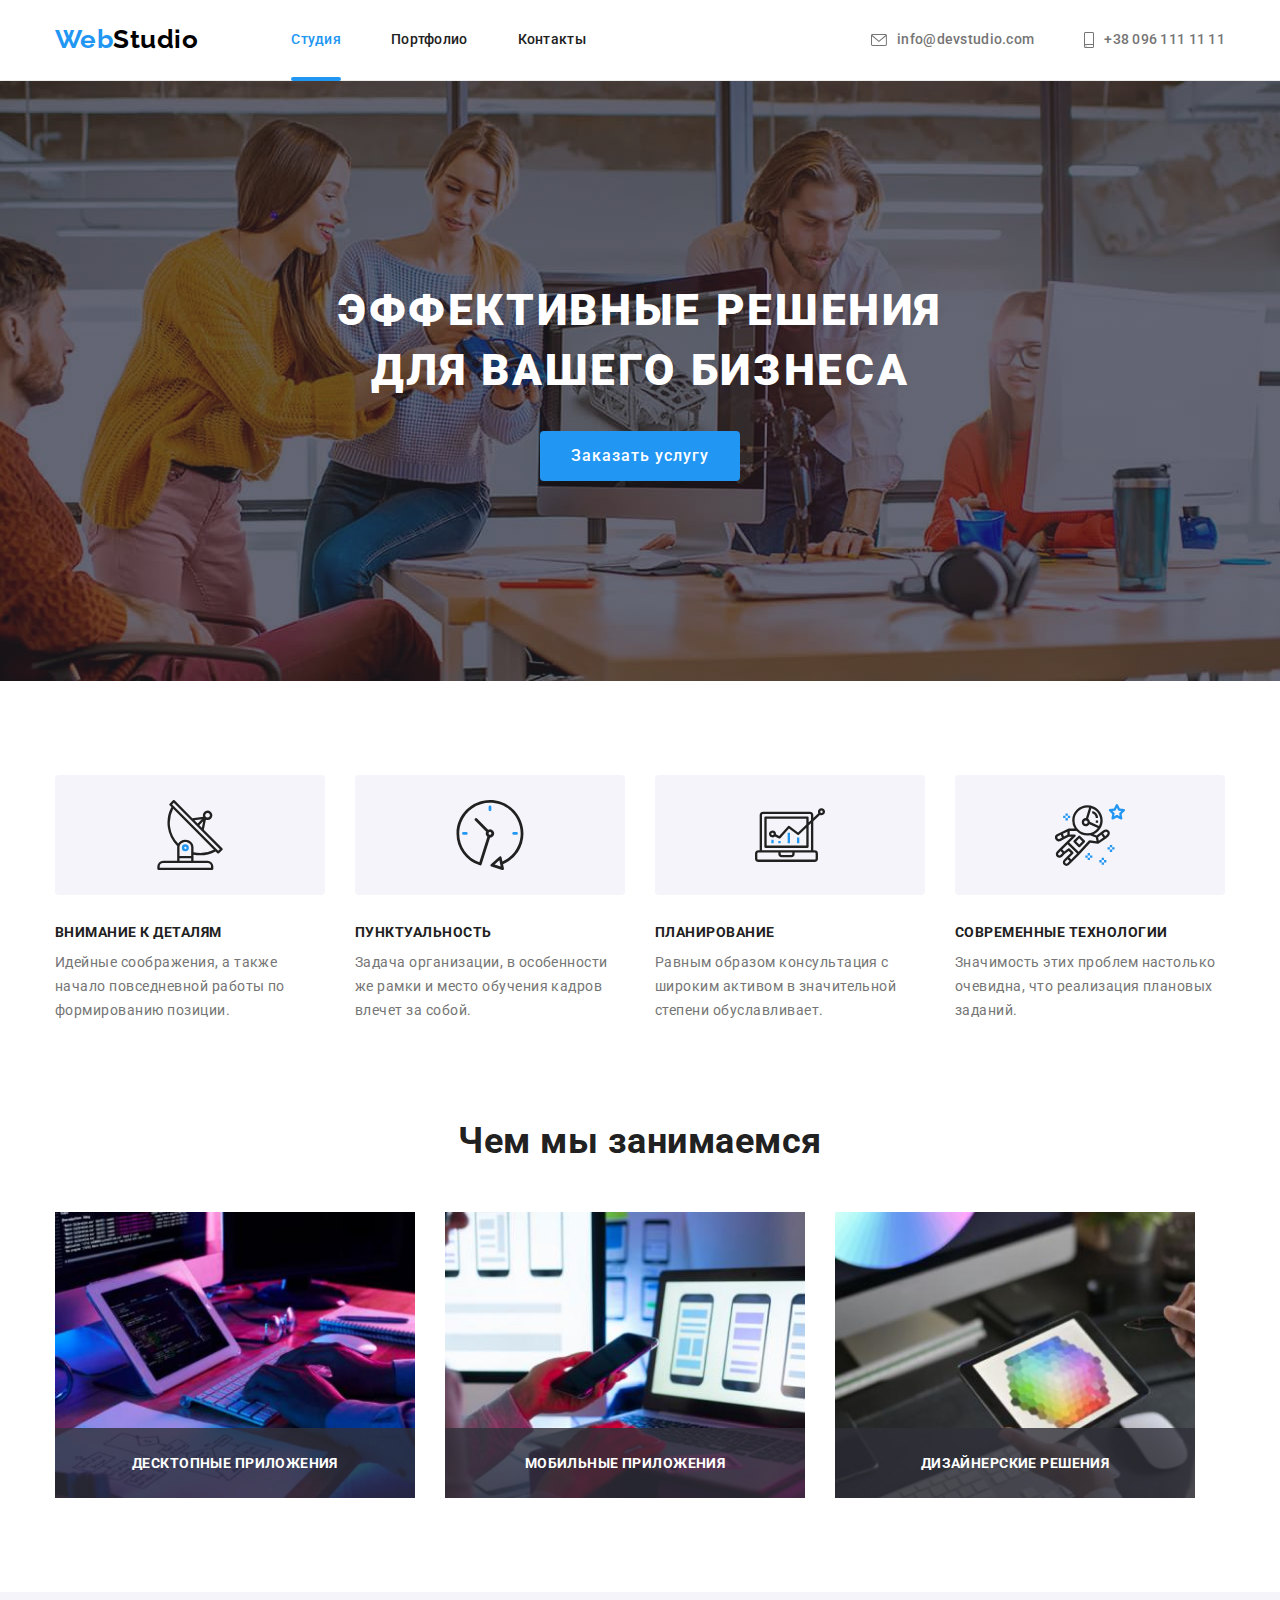
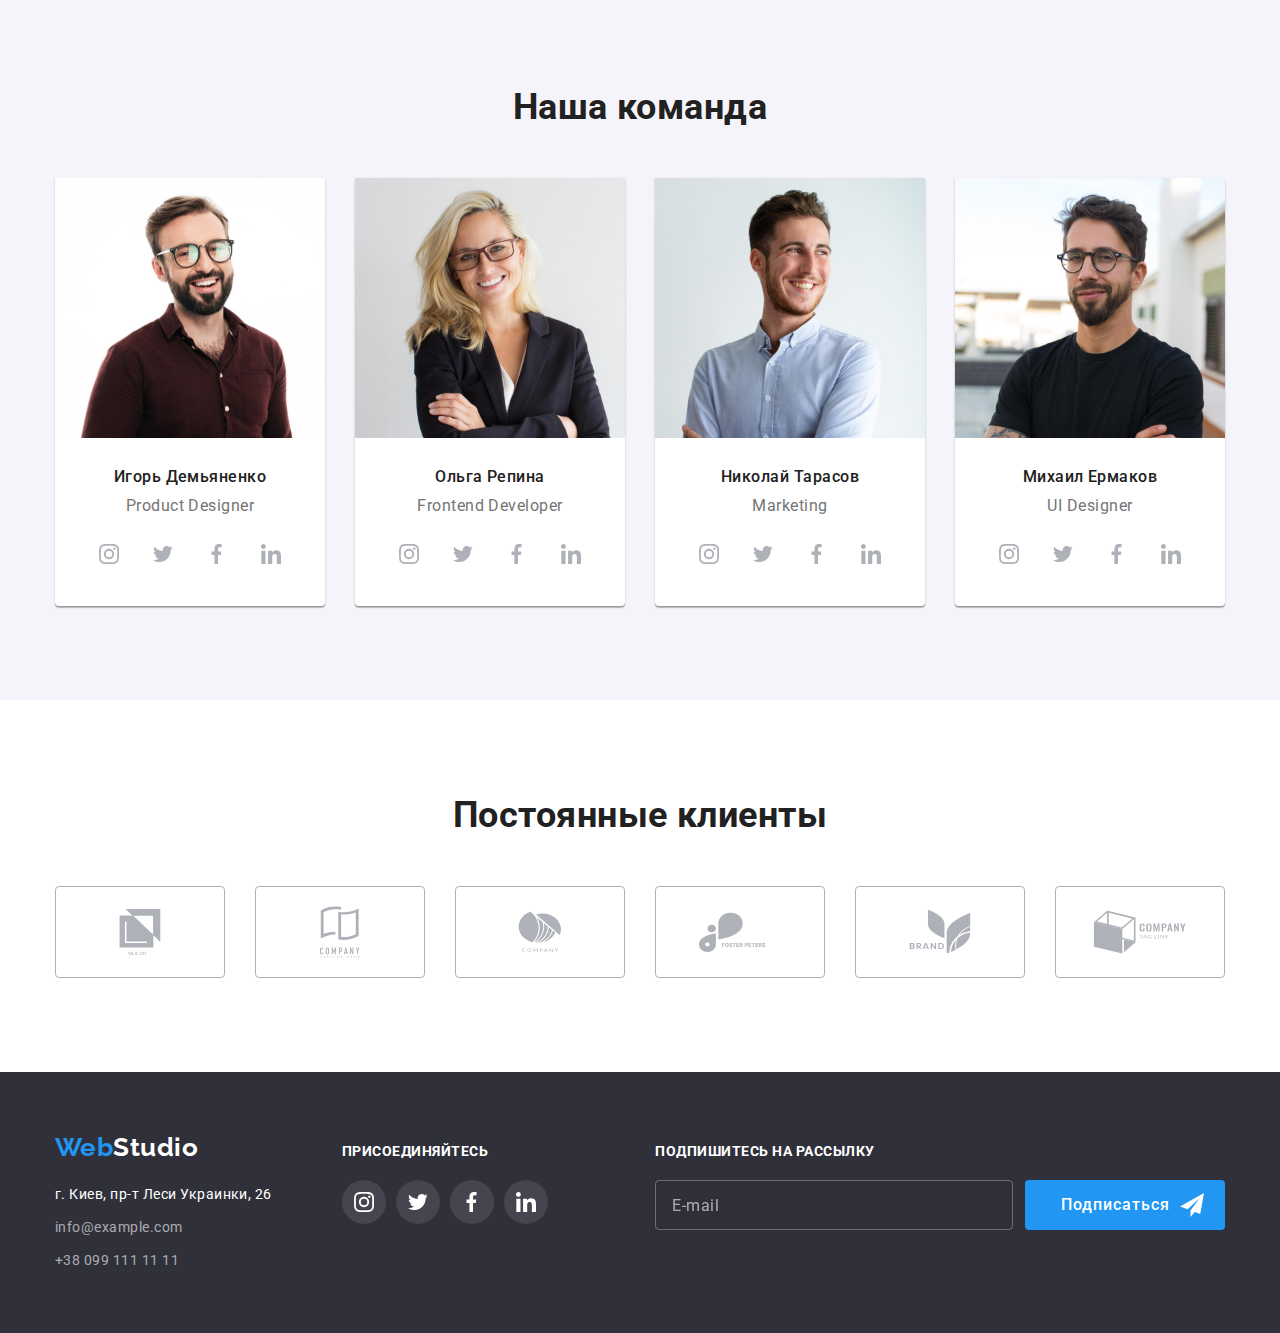
<file: index.html>
<!DOCTYPE html>
<html lang="ru">
<head>
    <meta charset="UTF-8">
    <meta http-equiv="X-UA-Compatible" content="IE=edge">
    <meta name="viewport" content="width=device-width, initial-scale=1.0">
    <title>Студия</title>
    <link rel="preconnect" href="https://fonts.googleapis.com">
    <link rel="preconnect" href="https://fonts.gstatic.com" crossorigin>
    <link 
        href="https://fonts.googleapis.com/css2?family=Raleway:wght@700&family=Roboto:wght@400;500;700;900&display=swap" 
        rel="stylesheet">
    <link rel="stylesheet" href="https://cdnjs.cloudflare.com/ajax/libs/modern-normalize/1.1.0/modern-normalize.min.css">
    <link rel="stylesheet" href="./css/main.min.css">
</head>
<body>  
    <!--1 блок - логотип, посилання-->
    
    <header class="header">
     <div class="container header-container">
       <nav class="header__navigation">
            <a class="header__logo link" href="/"><span class="header__colortext-web"> Web</span>Studio</a>
            <ul class="header-list list">
                <li class="header-list__item"><a href="./index.html" class="header-list__link link current">Студия</a></li>
                <li class="header-list__item"><a href="./portfolio.html" class="header-list__link link">Портфолио</a></li>
                <li class="header-list__item"><a href="/" class="header-list__link link">Контакты</a></li>
            </ul>
       </nav>
        <div class="header__tel-mail"> 
            <ul class="header-list list">
                <li class="header-list__item">
                    <a href="mailto:info@devstudio.com" class="header-list__mail link">
                        <svg class="header-list__icon" width="16px" height="12px" >
                            <use href="./images/sprite.svg#icon-envelope"></use>
                        </svg> info@devstudio.com</a></li>
                <li class="header-list__item">
                    <a href="tel:+380961111111" class="header-list__tel link">
                        <svg class="header-list__icon" width="10px" height="16px">
                            <use href="./images/sprite.svg#icon-smartphone"></use>
                        </svg>+38 096 111 11 11</a></li>
            </ul>
        </div>
    </div>

    </header>
    <!-- основний блок - заголовок, кнопка тощо-->
    <main class="main">
        <section class="hero section">
            <div class="container">
                <h1 class="hero__title">Эффективные решения для вашего бизнеса</h1>
                <button class="hero__btn" type="button" data-modal-open>Заказать услугу</button>
            </div>
        </section>

        <!--опис якостей-->
        <section class="feature section">
            <div class="container">
            <h2 class="feature-title second-title" hidden>Особенности</h2>
                <ul class="feature-list list">
                    <li class="feature-list__item">
                        <div class="feature-list__image-section">
                        <svg class="feature-list__image-icon" width="70" height="70">
                            <use href="./images/sprite.svg#icon-antenna-1"></use>
                        </svg></div>
                        <h3 class="feature-list__third-title">Внимание к деталям</h3>
                        <p class="feature-list__text">Идейные соображения, а также начало повседневной работы по формированию позиции.</p>
                    </li>
                    <li class="feature-list__item">
                        <div class="feature-list__image-section">
                        <svg class="feature-list__image-icon" width="70" height="70" >
                            <use href="./images/sprite.svg#icon-clock-1" ></use>
                        </svg></div>
                        <h3 class="feature-list__third-title">Пунктуальность</h3>
                        <p class="feature-list__text">Задача организации, в особенности же рамки и место обучения кадров влечет за собой.</p>
                    </li>
                    <li class="feature-list__item">
                       <div class="feature-list__image-section">
                            <svg class="feature-list__image-icon" width="70px" height="70px">
                            <use href="./images/sprite.svg#icon-diagram-1" ></use>
                        </svg></div>
                        <h3 class="feature-list__third-title">Планирование</h3>
                        <p class="feature-list__text">Равным образом консультация с широким активом в значительной степени обуславливает.</p>
                    </li>
                    <li class="feature-list__item">
                        <div class="feature-list__image-section">
                            <svg class="feature-list__image-icon" width="70" height="70">
                            <use href="./images/sprite.svg#icon-astronaut-1"></use>
                        </svg></div>
                        <h3 class="feature-list__third-title">Современные технологии</h3>
                        <p class="feature-list__text">Значимость этих проблем настолько очевидна, что реализация плановых заданий.</p>
                    </li>
                </ul>
            </div>
        </section>
        
        <!--Чем мы занимаемся - картинки-->
        <section class="about section">
            <div class="container">
            <h2 class="about__title second-title">Чем мы занимаемся</h2>
                <ul class="about-list list">
                    <li class="about-list__item">
                        <div class="about-list__position">
                        <img src="./images/1-img1.jpg" 
                        alt="написание кода" 
                        width="370"
                        height="294">
                        <p class="about-list__item-text">ДЕСКТОПНЫЕ ПРИЛОЖЕНИЯ</p>
                    </div>
                    </li>
                    <li class="about-list__item">
                        <div class="about-list__position">
                        <img src="./images/1-img2.jpg"
                        alt="создание макета телефона"
                        width="370"
                        height="294">
                        <p class="about-list__item-text">МОБИЛЬНЫЕ ПРИЛОЖЕНИЯ</p>
                    </div>
                    </li>
                    <li class="about-list__item">
                        <div class="about-list__position">
                        <img src="./images/1-img3.jpg" 
                        alt="выбор палитры цветов для сайта" 
                        width="370"
                        height="294">
                        <p class="about-list__item-text">ДИЗАЙНЕРСКИЕ РЕШЕНИЯ</p>
                    </div>
                    </li>
                </ul>
            </div>
        </section>

        <!--наша команда-->
        <section class="team section">
            <div class="container">
            <h2 class="team__title second-title">Наша команда</h2>
                <ul class="team-list list">
                    <li class="team-list__item">
                        <img src="./images/2-img1.jpg" alt="Игорь Демьяненко улыбается "
                        width="270"
                        height="260">
                        <div class="team-list__name">
                            <h3 class="team-list__third-title">Игорь Демьяненко</h3>
                            <p class="team-list__text" lang="en">Product Designer</p>
                            <ul class="team-list-icon list">
                                 <li class="team-list-icon__item-icon "><a href="" class="team-list-icon__social">
                                    <svg class="team-list-icon__social-icon" width="20px" height="20px">
                                        <use href="./images/sprite.svg#icon-instagram-2" ></use>
                                    </svg></a>
                                 </li>
                                <li class="team-list-icon__item-icon "><a href="" class="team-list-icon__social">
                                    <svg class="team-list-icon__social-icon" width="20px" height="20px">
                                        <use href="./images/sprite.svg#icon-twitter" ></use>
                                    </svg></a>
                                </li>
                                <li class="team-list-icon__item-icon "><a href="" class="team-list-icon__social">
                                    <svg class="team-list-icon__social-icon" width="20px" height="20px">
                                        <use href="./images/sprite.svg#icon-facebook" ></use>
                                    </svg></a>
                                </li>
                                <li class="team-list-icon__item-icon "><a href="" class="team-list-icon__social">
                                    <svg class="team-list-icon__social-icon" width="20px" height="20px">
                                        <use href="./images/sprite.svg#icon-linkedin-1" ></use>
                                    </svg></a>
                                </li>
                            </ul>
                        </div>
                    </li>
                    <li class="team-list__item">
                        <img src="./images/2-img2.jpg"  alt="Ольга Репина улыбается" 
                        width="270"
                        height="260">
                        <div class="team-list__name">
                            <h3 class="team-list__third-title">Ольга Репина</h3>
                            <p class="team-list__text" lang="en">Frontend Developer</p>
                            <ul class="team-list-icon list">
                                <li class="team-list-icon__item-icon "><a href="" class="team-list-icon__social">
                                    <svg class="team-list-icon__social-icon" width="20px" height="20px">
                                        <use href="./images/sprite.svg#icon-instagram-2" ></use>
                                    </svg></a>
                                </li>
                                <li class="team-list-icon__item-icon "><a href="" class="team-list-icon__social">
                                    <svg class="team-list-icon__social-icon" width="20px" height="20px">
                                        <use href="./images/sprite.svg#icon-twitter" ></use>
                                    </svg></a>
                                </li>
                                <li class="team-list-icon__item-icon "><a href="" class="team-list-icon__social">
                                    <svg class="team-list-icon__social-icon" width="20px" height="20px">
                                        <use href="./images/sprite.svg#icon-facebook" ></use>
                                    </svg></a>
                                </li>
                                <li class="team-list-icon__item-icon "><a href="" class="team-list-icon__social">
                                    <svg class="team-list-icon__social-icon" width="20px" height="20px">
                                        <use href="./images/sprite.svg#icon-linkedin-1" ></use>
                                    </svg></a>
                                </li>
                                </ul>
                        </div>
                    </li>
                    <li class="team-list__item">
                        <img src="./images/2-img3.jpg" alt="Николай Тарасов улыбается" 
                        width="270"
                        height="260">
                        <div class="team-list__name">
                            <h3 class="team-list__third-title">Николай Тарасов</h3>
                            <p class="team-list__text" lang="en">Marketing</p>
                            <ul class="team-list-icon list">
                                <li class="team-list-icon__item-icon "><a href="" class="team-list-icon__social">
                                    <svg class="team-list-icon__social-icon" width="20px" height="20px">
                                        <use href="./images/sprite.svg#icon-instagram-2" ></use>
                                    </svg></a>
                                </li>
                                <li class="team-list-icon__item-icon "><a href="" class="team-list-icon__social">
                                    <svg class="team-list-icon__social-icon" width="20px" height="20px">
                                        <use href="./images/sprite.svg#icon-twitter" ></use>
                                    </svg></a>
                                </li>
                                <li class="team-list-icon__item-icon "><a href="" class="team-list-icon__social">
                                    <svg class="team-list-icon__social-icon" width="20px" height="20px">
                                        <use href="./images/sprite.svg#icon-facebook" ></use>
                                    </svg></a>
                                </li>
                                <li class="team-list-icon__item-icon "><a href="" class="team-list-icon__social">
                                    <svg class="team-list-icon__social-icon" width="20px" height="20px">
                                        <use href="./images/sprite.svg#icon-linkedin-1" ></use>
                                    </svg></a>
                                </li>
                                </ul>
                        </div>  
                    </li>
                    <li class="team-list__item">
                        <img src="./images/2-img4.jpg"  alt="Михаил Ермаков улыбается" 
                        width="270" 
                        height="260">
                        <div class="team-list__name">
                            <h3 class="team-list__third-title">Михаил Ермаков</h3>
                            <p class="team-list__text" lang="en">UI Designer</p>
                            <ul class="team-list-icon list">
                                 <li class="team-list-icon__item-icon "><a href="" class="team-list-icon__social">
                                    <svg class="team-list-icon__social-icon" width="20px" height="20px">
                                        <use href="./images/sprite.svg#icon-instagram-2" ></use>
                                    </svg></a>
                                 </li>
                                <li class="team-list-icon__item-icon "><a href="" class="team-list-icon__social">
                                    <svg class="team-list-icon__social-icon" width="20px" height="20px">
                                        <use href="./images/sprite.svg#icon-twitter" ></use>
                                    </svg></a>
                                </li>
                                <li class="team-list-icon__item-icon "><a href="" class="team-list-icon__social">
                                    <svg class="team-list-icon__social-icon" width="20px" height="20px">
                                        <use href="./images/sprite.svg#icon-facebook" ></use>
                                    </svg></a>
                                </li>
                                <li class="team-list-icon__item-icon "><a href="" class="team-list-icon__social">
                                    <svg class="team-list-icon__social-icon" width="20px" height="20px">
                                        <use href="./images/sprite.svg#icon-linkedin-1" ></use>
                                    </svg></a>
                                </li>
                                </ul>
                        </div>
                    </li>
                </ul>
            </div>
        </section>

<!--Список клиентов-->
        <section class="client section">
            <div class="container">
                <h2 class="client__title second-title">Постоянные клиенты</h2>
                <ul class="client-list list">
                    <li class="client-list__item link"><a href="" class="client-list__link">
                        <svg class="client-list__icon" width="46" height="46.7">
                            <use href="./images/sprite.svg#icon-YA-Co"></use>
                        </svg>
                    </a></li>
                    <li class="client-list__item link"><a href="/" class="client-list__link">
                        <svg class="client-list__icon"  width="40" height="52">
                            <use href="./images/sprite.svg#icon-Company-here"></use>
                       </svg>
                      </a></li>
                    <li class="client-list__item link"><a href="/" class="client-list__link">
                        <svg class="client-list__icon"  width="43.46" height="41.18">
                                <use href="./images/sprite.svg#icon-Company"></use>
                        </svg>
                    </a></li>                  
                    <li class="client-list__item link"><a href="/" class="client-list__link">
                        <svg class="client-list__icon"  width="84.44" height="40.62">
                           <use href="./images/sprite.svg#icon-Foster-Peters"></use>
                        </svg>
                    </a></li>
                    <li class="client-list__item link"><a href="/" class="client-list__link">
                         <svg class="client-list__icon"  width="62.54" height="45.43">
                               <use href="./images/sprite.svg#icon-Brand"></use>
                        </svg>
                    </a></li>
                    <li class="client-list__item link"><a href="/" class="client-list__link">
                        <svg class="client-list__icon"  width="93.79" height="43.93">
                            <use href="./images/sprite.svg#icon-Company-tag-line"></use>
                         </svg>
                    </a></li>
                </ul>
            </div>
        </section>
    </main>
    <!--Подвал-->
    <footer class="footer">
        <div class="container pulse">
            <div class="footer__boxlogo">
                    <a class="footer__logo link" href="/"><span class="footer__colortext-web"> Web</span>Studio</a>
                    <address class="footer__adress">
                        <ul class="footer-list list">
                            <li class="footer-list__item link"><a href="https://goo.gl/maps/DAEXvJHMG6pkdcDC8" 
                                target="_blank" 
                                rel="noopener noreferrer" class="footer-list__map link">г. Киев, пр-т Леси Украинки, 26</a></li>
                            <li class="footer-list__item link"><a href="mailto:info@example.com" class="footer-list__mail link">info@example.com</a></li>
                            <li class="footer-list__item link"><a href="tel:+380991111111" class="footer-list__tel link">+38 099 111 11 11</a></li>
                        </ul>
                    </address>
            </div>
               <div class="footer__icon">
                    <p class="footer__third-title">ПРИСОЕДИНЯЙТЕСЬ</p>
                    <ul class="footer-list-icon list">
                        <li class="footer-list-icon__item-icon "><a href="" class="footer-list-icon__social">
                            <svg class="footer-list-icon__social-icon" width="20px" height="20px">
                                <use href="./images/sprite.svg#icon-instagram-2"></use>
                            </svg></a>
                        </li>
                        <li class="footer-list-icon__item-icon "><a href="" class="footer-list-icon__social">
                            <svg class="footer-list-icon__social-icon" width="20px" height="20px">
                                <use href="./images/sprite.svg#icon-twitter" ></use>
                            </svg></a>
                        </li>
                        <li class="footer-list-icon__item-icon "><a href="" class="footer-list-icon__social">
                            <svg class="footer-list-icon__social-icon" width="20px" height="20px">
                                <use href="./images/sprite.svg#icon-facebook"></use>
                            </svg></a>
                        </li>
                        <li class="footer-list-icon__item-icon "><a href="" class="footer-list-icon__social">
                            <svg class="footer-list-icon__social-icon" width="20px" height="20px">
                                <use href="./images/sprite.svg#icon-linkedin-1" ></use>
                            </svg></a>
                        </li>
                     </ul>
                </div>
                <div class="footer__subscrip">
                    <p class="footer__third-title">ПОДПИШИТЕСЬ НА РАССЫЛКУ</p>
                    <form class="footer-js-form">
                        <label for="mail"></label>
                        <input class="footer-js-form__input-subscrip" type="email" name="mail" placeholder="E-mail" id="mail">

                        <button class="footer-js-form__btn-subscript" type="submit" >Подписаться
                            <svg class="footer-js-form__send-icon" width="24px" height="24px">
                                <use href="./images/icons.svg#icon-icon-send"></use>
                            </svg>
                        </button>
                    </form>
                </div>
        </div>
    </footer>
    <div class="backdrop is-hidden" data-modal>
        <div class="modal">
            <button  class="modal__exit" type="button" data-modal-close>
                <svg class="modal__icon" width="18px" height="18px">
                <use href="./images/symbol-exit.svg#icon-close-black-18dp-2-1" ></use>
            </svg>
            </button>
            <p class="modal__form-title">Оставьте свои данные, мы вам перезвоним</p>
            <form class="js-form">
                <div class="js-form__modal">
                 <label class="js-form__label" for="name"> Имя </label>
                    <div class="modal-form">
                        <input class="modal-form__subscrip" type="text" name="name" id="name">
                        <svg class="modal-form__icons" width="18px" height="18px">
                            <use href="./images/icons.svg#icon-person-black"></use>
                        </svg>  
                    </div>
                </div>
                 <div class="js-form__modal">
                    <label class="js-form__label" for="tel">Телефон</label>
                       <div class="modal-form">
                        <input class="modal-form__subscrip" type="tel" name="tel" id="tel">
                            <svg class="modal-form__icons" width="18px" height="18px">
                                <use href="./images/icons.svg#icon-phone-black"></use>
                            </svg>
                        </div>
                </div>
                <div class="js-form__modal">
                    <label class="js-form__label" for="email">Почта</label>
                      <div class="modal-form">
                        <input class="modal-form__subscrip" type="email" name="mail" id="email">
                            <svg class="modal-form__icons" width="18px" height="18px">
                                <use href="./images/icons.svg#icon-email-black"></use>
                            </svg>
                        </div>
                </div>
                <div class="js-form__textarea">
                    <label class="js-form__label" for="comment">Комментарий</label>
                    <textarea  class="js-form__comment-box" name="comment" placeholder="Введите текст" id="comment" ></textarea>
                </div>
                
                   <div class="js-form__checkbox">
                        <input 
                            class="js-form__input-checkbox visually-hidden"  
                            type="checkbox" 
                            name="policy" 
                            id="checkbox1" >
                        <label class="js-form__label-checkbox" for="checkbox1">
                            <span>
                            <svg class="js-form__icons-check" width="13px" height="11px">
                                <use href="./images/icons.svg#icon-send-ok"></use>
                            </svg></span>Соглашаюсь с рассылкой и принимаю <a href="/" class="js-form__check-text">Условия договора</a></label>
                    </div>    
        
                 <button class="js-form__btn-send modal-btn" type="submit">Отправить</button>
            </form>
            </div>
     </div>
    <script src="./js/modal.js"></script>
</body>
</html>
</file>
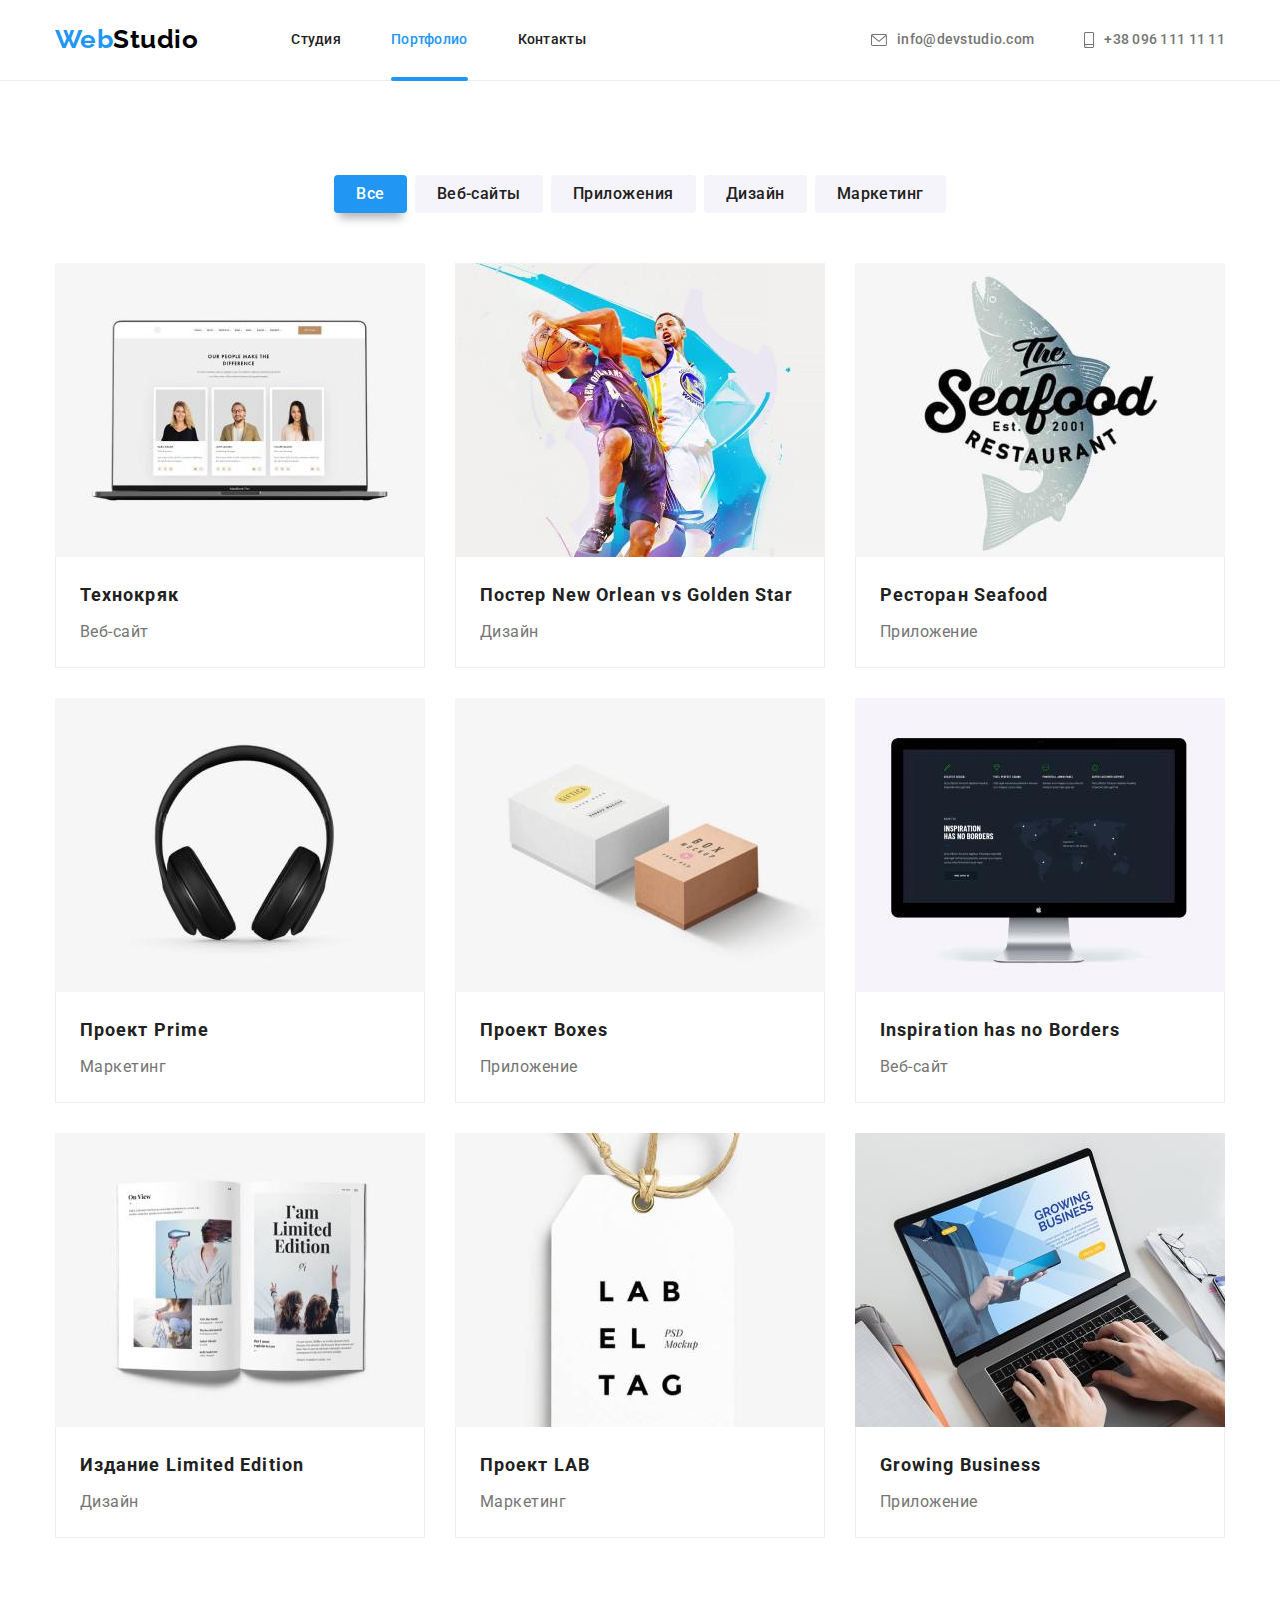
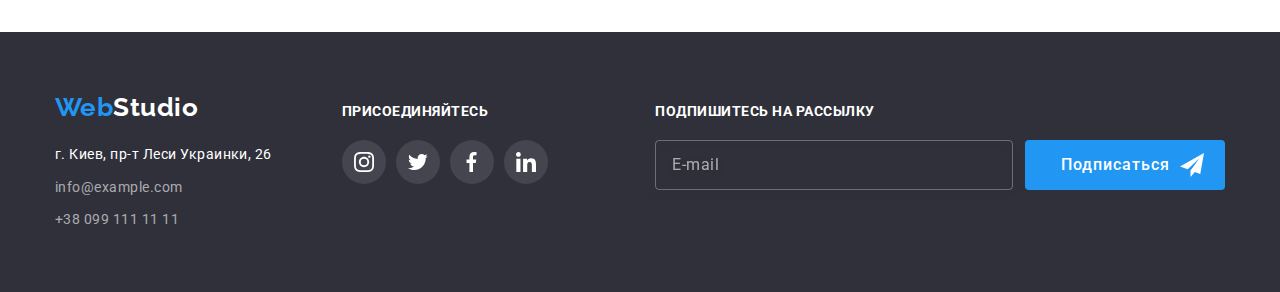
<file: portfolio.html>
<!DOCTYPE html>
<html lang="ru">
<head>
    <meta charset="UTF-8">
    <meta http-equiv="X-UA-Compatible" content="IE=edge">
    <meta name="viewport" content="width=device-width, initial-scale=1.0">
    <title>Портфолио</title>
    <link rel="preconnect" href="https://fonts.googleapis.com">
    <link rel="preconnect" href="https://fonts.gstatic.com" crossorigin>
    <link 
        href="https://fonts.googleapis.com/css2?family=Raleway:wght@700&family=Roboto:wght@400;500;700;900&display=swap"
        rel="stylesheet">
    <link rel="stylesheet" href="https://cdnjs.cloudflare.com/ajax/libs/modern-normalize/1.1.0/modern-normalize.min.css">     
    <link rel="stylesheet" href="./css/main.min.css">
</head>
<body>
    <!--1 блок - логотип, посилання-->
    
    <header class="header">
        <div class="container header-container">
            <nav class="header__navigation">
                <a class="header__logo link" href="/"><span class="header__colortext-web"> Web</span>Studio</a>
                <ul class="header-list list">
                    <li class="header-list__item"><a href="./index.html" class="header-list__link link">Студия</a></li>
                    <li class="header-list__item"><a href="./portfolio.html" class="header-list__link link current">Портфолио</a></li>
                <li class="header-list__item"><a href="/" class="header-list__link link">Контакты</a></li>
                </ul>
             </nav>
         <div class="header__tel-mail">
            <ul class="header-list list">
                   <li class="header-list__item">
                       <a href="mailto:info@devstudio.com" class="header-list__mail link">
                           <svg class="header-list__icon" width="16px" height="12px">
                               <use href="./images/sprite.svg#icon-envelope"></use>
                           </svg> info@devstudio.com</a>
                   </li>
                   <li class="header-list__item">
                       <a href="tel:+380961111111" class="header-list__tel link">
                           <svg class="header-list__icon" width="10px" height="16px">
                               <use href="./images/sprite.svg#icon-smartphone"></use>
                           </svg>+38 096 111 11 11</a>
                   </li>
               </ul>
        </div>
        </div>
    </header>
    

    <!-- основний блок -->
    <main class="main">
        <section class="mainhero section"> 
            <div class="container">
            <h1 class="mainhero__title1" hidden>НАБОР ПРОЕКТОВ</h1>
                <ul class="mainhero-listbtn list">
                    <li class="mainhero-listbtn__item"><button class="mainhero-listbtn__btn current" type="button">Все</button></li>
                    <li class="mainhero-listbtn__item"><button class="mainhero-listbtn__btn" type="button">Веб-сайты</button></li>
                    <li class="mainhero-listbtn__item"><button class="mainhero-listbtn__btn" type="button">Приложения</button></li>
                    <li class="mainhero-listbtn__item"><button class="mainhero-listbtn__btn" type="button">Дизайн</button></li>
                    <li class="mainhero-listbtn__item"><button class="mainhero-listbtn__btn" type="button">Маркетинг</button></li>
                </ul>
            <ul class="mainhero-list list">
                <li  class="mainhero-list__pictures "><a href="" class="mainhero-list__card link">
                    <div class="mainhero-list__animation">
                        <img src="./images/3-img1.jpg" alt="Технокряк" width="370" height="294">
                        <p class="mainhero-list__lorem-text">Технокряк это современная площадка распространения коронавируса. Компании используют эту платформу для цифрового
                        шпионажа и атак на защищённые сервера конкурентов.</p>
                    </div>
                    <div class="mainhero-list__name">
                        <h2 class="mainhero-list__title">Технокряк</h2>
                        <p class="mainhero-list__text">Веб-сайт</p>
                    </div></a>
                </li>
                <li class="mainhero-list__pictures"><a href="" class="mainhero-list__card link">
                   <div class="mainhero-list__animation">
                        <img src="./images/3-img2.jpg" alt="Игра в баскетбол" width="370" height="294">
                        <p class="mainhero-list__lorem-text">Технокряк это современная площадка распространения коронавируса. Компании используют эту платформу для цифрового
                        шпионажа и атак на защищённые сервера конкурентов.</p>
                    </div>
                    <div class="mainhero-list__name">
                        <h2 class="mainhero-list__title" lang="en">Постер New Orlean vs Golden Star</h2>
                        <p class="mainhero-list__text">Дизайн</p>
                    </div></a>
                </li>
                <li class="mainhero-list__pictures"><a href="" class="mainhero-list__card link">
                    <div class="mainhero-list__animation">
                        <img src="./images/3-img3.jpg" alt="логотип ресторана" width="370" height="294">
                          <p class="mainhero-list__lorem-text">Технокряк это современная площадка распространения коронавируса. Компании используют эту платформу для цифрового
                        шпионажа и атак на защищённые сервера конкурентов.</p>
                        </div>
                    <div class="mainhero-list__name">
                        <h2 class="mainhero-list__title" lang="en">Ресторан Seafood</h2>
                        <p class="mainhero-list__text">Приложение</p>
                    </div></a>
                </li>
                <li class="mainhero-list__pictures"><a href="" class="mainhero-list__card link">
                   <div class="mainhero-list__animation">
                    <img src="./images/3-img4.jpg" alt="Наушники" width="370" height="294">
                    <p class="mainhero-list__lorem-text">Технокряк это современная площадка распространения коронавируса. Компании используют эту
                        платформу для цифрового шпионажа и атак на защищённые сервера конкурентов.</p>
                </div>
                    <div class="mainhero-list__name">
                        <h2 class="mainhero-list__title" lang="en">Проект Prime</h2>
                        <p class="mainhero-list__text">Маркетинг</p>
                    </div></a>
                </li>
                <li class="mainhero-list__pictures"><a href="" class="mainhero-list__card link">
                   <div class="mainhero-list__animation">
                        <img src="./images/3-img5.jpg" alt="две коробки" width="370" height="294">
                        <p class="mainhero-list__lorem-text">Технокряк это современная площадка распространения коронавируса. Компании используют эту платформу для цифрового
                        шпионажа и атак на защищённые сервера конкурентов.</p>
                    </div>
                    <div class="mainhero-list__name">
                        <h2 class="mainhero-list__title" lang="en">Проект Boxes</h2>
                        <p class="mainhero-list__text">Приложение</p>
                    </div></a>
                </li>
                <li class="mainhero-list__pictures"><a href="" class="mainhero-list__card link">
                   <div class="mainhero-list__animation">
                        <img src="./images/3-img6.jpg" alt="екран компьютера" width="370" height="294">
                        <p class="mainhero-list__lorem-text">Технокряк это современная площадка распространения коронавируса. Компании используют эту платформу для цифрового
                        шпионажа и атак на защищённые сервера конкурентов.</p>
                    </div>
                    <div class="mainhero-list__name">
                        <h2 class="mainhero-list__title" lang="en">Inspiration has no Borders</h2>
                        <p class="mainhero-list__text">Веб-сайт</p>
                    </div></a>
                </li>
                <li class="mainhero-list__pictures"><a href="" class="mainhero-list__card link">
                   <div class="mainhero-list__animation">
                        <img src="./images/3-img7.jpg" alt="книга" width="370" height="294">
                        <p class="mainhero-list__lorem-text">Технокряк это современная площадка распространения коронавируса. Компании используют эту платформу для цифрового
                        шпионажа и атак на защищённые сервера конкурентов.</p>
                    </div>
                    <div class="mainhero-list__name">
                        <h2 class="mainhero-list__title" lang="en">Издание Limited Edition</h2>
                        <p class="mainhero-list__text">Дизайн</p>
                    </div></a>
                </li>
                <li class="mainhero-list__pictures"><a href="" class="mainhero-list__card link">
                   <div class="mainhero-list__animation">
                        <img src="./images/3-img8.jpg" alt="логотип проекта" width="370" height="294">
                        <p class="mainhero-list__lorem-text">Технокряк это современная площадка распространения коронавируса. Компании используют эту платформу для цифрового
                        шпионажа и атак на защищённые сервера конкурентов.</p>
                    </div>
                    <div class="mainhero-list__name">
                        <h2 class="mainhero-list__title" lang="en">Проект LAB</h2>
                        <p class="mainhero-list__text">Маркетинг</p>
                    </div></a>
                </li>
                <li class="mainhero-list__pictures"><a href="" class="mainhero-list__card link">
                   <div class="mainhero-list__animation">
                        <img src="./images/3-img9.jpg" alt="работа за ноутбуком" width="370" height="294">
                        <p class="mainhero-list__lorem-text">Технокряк это современная площадка распространения коронавируса. Компании используют эту платформу для цифрового
                        шпионажа и атак на защищённые сервера конкурентов.</p>
                    </div>
                    <div class="mainhero-list__name">
                        <h2 class="mainhero-list__title" lang="en">Growing Business</h2>
                        <p class="mainhero-list__text">Приложение</p>
                    </div></a>
                </li>
            </ul>
            </div>
        </section>
    </main>

 <!--Подвал-->
   
<footer class="footer">
    <div class="container pulse">
        <div class="footer__boxlogo">
            <a class="footer__logo link" href="/"><span class="footer__colortext-web"> Web</span>Studio</a>
            <address class="footer__adress">
                <ul class="footer-list list">
                    <li class="footer-list__item link"><a href="https://goo.gl/maps/DAEXvJHMG6pkdcDC8" target="_blank"
                            rel="noopener noreferrer" class="footer-list__map link">г. Киев, пр-т Леси Украинки, 26</a>
                    </li>
                    <li class="footer-list__item link"><a href="mailto:info@example.com"
                            class="footer-list__mail link">info@example.com</a></li>
                    <li class="footer-list__item link"><a href="tel:+380991111111" class="footer-list__tel link">+38 099
                            111 11 11</a></li>
                </ul>
            </address>
        </div>
        <div class="footer__icon">
            <p class="footer__third-title">ПРИСОЕДИНЯЙТЕСЬ</p>
            <ul class="footer-list-icon list">
                <li class="footer-list-icon__item-icon "><a href="" class="footer-list-icon__social">
                        <svg class="footer-list-icon__social-icon" width="20px" height="20px">
                            <use href="./images/sprite.svg#icon-instagram-2"></use>
                        </svg></a>
                </li>
                <li class="footer-list-icon__item-icon "><a href="" class="footer-list-icon__social">
                        <svg class="footer-list-icon__social-icon" width="20px" height="20px">
                            <use href="./images/sprite.svg#icon-twitter"></use>
                        </svg></a>
                </li>
                <li class="footer-list-icon__item-icon "><a href="" class="footer-list-icon__social">
                        <svg class="footer-list-icon__social-icon" width="20px" height="20px">
                            <use href="./images/sprite.svg#icon-facebook"></use>
                        </svg></a>
                </li>
                <li class="footer-list-icon__item-icon "><a href="" class="footer-list-icon__social">
                        <svg class="footer-list-icon__social-icon" width="20px" height="20px">
                            <use href="./images/sprite.svg#icon-linkedin-1"></use>
                        </svg></a>
                </li>
            </ul>
        </div>
        <div class="footer__subscrip">
            <p class="footer__third-title">ПОДПИШИТЕСЬ НА РАССЫЛКУ</p>
            <form class="footer-js-form">
                <label for="mail"></label>
                <input class="footer-js-form__input-subscrip" type="email" name="mail" placeholder="E-mail" id="mail">

                <button class="footer-js-form__btn-subscript" type="submit">Подписаться
                    <svg class="footer-js-form__send-icon" width="24px" height="24px">
                        <use href="./images/icons.svg#icon-icon-send"></use>
                    </svg>
                </button>
            </form>
        </div>
    </div>
</footer>
</body>
</html>
</file>
<file: css/main.min.css>
h1,h2,h3,h4,h5,h6,p{margin:0px}ul{margin:0px;padding:0px}img{display:block;max-width:100%;height:auto}button{cursor:pointer}html{box-sizing:border-box}*,*::after,*::before{box-sizing:inherit}body{margin:auto;font-family:"Roboto", sans-serif;letter-spacing:0.03em;background-color:var(--white-color);color:var(--grey-color)}.section{padding-top:94px;padding-bottom:94px}.list{list-style:none}.link{text-decoration:none}.visually-hidden{position:absolute;clip:rect(0 0 0 0);width:1px;height:1px;margin:-1px}:root{--white-color: #ffffff;--white-light-color: #f5f4fa;--white-middle-color: 1px solid #eeeeee;--black-color: #000000;--black-light-color: #212121;--black-shadow-color: rgba(0, 0, 0, 0.15);--black-blue-color: #2f303a;--grey-color: #757575;--grey-light-color: rgba(255, 255, 255, 0.6);--grey-muddy-color: rgba(175, 177, 184, 1);--grey-black-color: 0px 1px 3px rgba(0, 0, 0, 0.12),
    0px 1px 1px rgba(0, 0, 0, 0.14), 0px 2px 1px rgba(0, 0, 0, 0.2);--grey-middle-color: 1px solid #ececec;--grey-html-color: #e5e5e5;--blue-light-color: #2196f3}.container{margin-left:auto;margin-right:auto;width:1200px;padding-left:15px;padding-right:15px}.second-title{margin-bottom:50px;font-weight:700;font-size:36px;line-height:1.17;text-align:center}.backdrop{position:fixed;top:0px;left:0px;width:100%;height:100%;background:rgba(47,48,58,0.5);opacity:1;transition-duration:750ms;transition-timing-function:cubic-bezier(0.4, 0, 0.2, 1)}.backdrop.is-hidden{visibility:inherit;opacity:0;pointer-events:none}.modal{position:absolute;padding:40px;top:50%;left:50%;min-width:528px;min-height:581px;background:var(--white-color);box-shadow:0px 1px 3px rgba(0,0,0,0.12),0px 1px 1px rgba(0,0,0,0.14),0px 2px 1px rgba(0,0,0,0.2);border-radius:4px;transform:translate(-50%, -50%) scale(1);transition-property:transform;transition-duration:750ms;transition-timing-function:cubic-bezier(0.4, 0, 0.2, 1)}.backdrop.is-hidden .modal{transform:translate(-50%, -50%) scale(0)}.modal__exit{position:absolute;top:8px;right:8px;height:30px;width:30px;margin:0;display:flex;justify-content:center;align-items:center;border-radius:50%;background:transparent;border:1px solid rgba(0,0,0,0.1);transition-property:border-color;transition-duration:250ms;transition-timing-function:cubic-bezier(0.4, 0, 0.2, 1)}.modal__exit:hover svg,.modal__exit:focus svg{color:var(--blue-light-color)}.modal__exit:hover,.modal__exit:focus{border-color:var(--blue-light-color)}.modal__icon{color:var(--black-color);fill:currentColor;transition-property:color;transition-duration:250ms;transition-timing-function:cubic-bezier(0.4, 0, 0.2, 1)}.modal__form-title{margin-bottom:12px;font-weight:900;font-size:20px;line-height:1.15;text-align:center;letter-spacing:0.03em;color:var(--black-light-color)}.js-form__modal{margin-bottom:10px}.js-form__label{display:block;margin-bottom:4px;font-size:12px;line-height:1.16;letter-spacing:0.01em;color:var(--grey-color)}.modal-form{position:relative}.modal-form,.modal-form__subscrip,.modal-form__icons,.comment-box,.js-form__label{cursor:pointer}.modal-form__subscrip{width:100%;height:40px;padding-left:42px;outline:none;border:1px solid rgba(33,33,33,0.2);border-radius:4px;background-color:transparent}.modal-form__subscrip:focus{border-color:var(--blue-light-color);transition-property:border-color;transition-duration:250ms;transition-timing-function:cubic-bezier(0.4, 0, 0.2, 1)}.modal-form__icons{position:absolute;top:0px;left:0px;transform:translate(50%, 50%);display:inline-block;color:var(--black-color);fill:currentColor;transition-property:color;transition-duration:250ms;transition-timing-function:cubic-bezier(0.4, 0, 0.2, 1)}.modal-form__subscrip:focus+.modal-form__icons{color:var(--blue-light-color);transition-property:color;transition-duration:250ms;transition-timing-function:cubic-bezier(0.4, 0, 0.2, 1)}.js-form__textarea{margin-bottom:20px}.js-form__comment-box{display:block;resize:none;width:100%;height:120px;padding:12px 16px;outline:none;border:1px solid rgba(33,33,33,0.2);box-sizing:border-box;border-radius:4px;transition-property:border-color;transition-duration:250ms;transition-timing-function:cubic-bezier(0.4, 0, 0.2, 1)}.js-form__comment-box:focus{border-color:var(--blue-light-color)}.js-form__comment-box::placeholder{font-size:12px;line-height:14px;letter-spacing:0.01em;color:rgba(117,117,117,0.5)}.js-form__checkbox{margin-bottom:30px}.js-form__input-checkbox{width:16px;height:15px;background:var(--black-light-color)}.js-form__check-text{margin-left:3px;text-decoration-line:underline;color:var(--blue-light-color)}.js-form__label-checkbox{display:flex;justify-content:center;align-items:center;font-size:14px;line-height:1.71;letter-spacing:0.03em;color:var(--grey-color)}.js-form__label-checkbox span{width:16px;height:15px;margin-right:8.38px;border:1px solid #212121;border-radius:2px;display:flex;justify-content:center;align-items:center;transition-property:border-color;transition-duration:250ms;transition-timing-function:cubic-bezier(0.4, 0, 0.2, 1)}.js-form__input-checkbox:checked+.js-form__label-checkbox span{background:var(--blue-light-color);border:none}.js-form__input-checkbox:hover+.js-form__label-checkbox span,.js-form__input-checkbox:focus+.js-form__label-checkbox span{border-color:var(--blue-light-color)}.js-form__icons-check{color:var(--white-color);fill:currentColor}.js-form__btn-send{width:200px;height:50px;font-weight:500;font-size:16px;line-height:1.87;letter-spacing:0.06em;color:var(--white-color);background:var(--blue-light-color);border:0px;border-radius:4px;transition-property:background, box-shadow;transition-duration:250ms;transition-timing-function:cubic-bezier(0.4, 0, 0.2, 1)}.js-form__btn-send:hover,.js-form__btn-send:focus{background:#1d7dcc;box-shadow:0px 4px 4px rgba(0,0,0,0.15)}.modal-btn{display:block;margin:0 auto}::placeholder{font-size:16px;line-height:1.25;letter-spacing:0.03em;color:rgba(255,255,255,0.6)}.header__logo{display:inline-block;padding-top:24px;padding-bottom:25px;margin-right:93px;color:var(--black-color)}.footer__logo{color:var(--white-color)}.header__logo,.footer__logo{font-family:"Raleway", sans-serif;font-style:normal;font-weight:700;font-size:26px;line-height:1.19}.header{margin-left:auto;margin-right:auto;border-bottom:var(--grey-middle-color)}.header-list__item{margin-right:50px}.header-list__item:last-child{margin-right:0px}.header__colortext-web{color:var(--blue-light-color)}.header__navigation,.header-list,.header-container{display:flex;align-items:center}.header__tel-mail{margin-left:auto}.header-list__icon{margin-right:10px;fill:currentColor}.header-list__mail,.header-list__tel{display:flex;justify-content:center;align-items:center;padding-top:32px;padding-bottom:32px;font-weight:500;font-size:14px;line-height:1.14;letter-spacing:0.02em;color:var(--grey-color);transition-property:color;transition-duration:250ms;transition-timing-function:cubic-bezier(0.4, 0, 0.2, 1)}.header-list__mail:hover,.header-list__mail:focus,.header-list__tel:hover,.header-list__tel:focus{color:var(--blue-light-color)}.header-list__link{position:relative;display:inline-block;padding-top:32px;padding-bottom:32px;font-weight:500;font-size:14px;line-height:1.14;letter-spacing:0.02em;color:var(--black-light-color);transition-property:color;transition-duration:250ms;transition-timing-function:cubic-bezier(0.4, 0, 0.2, 1)}.header-list__link:hover,.header-list__link:focus{color:var(--blue-light-color)}.header-list__link.current{color:var(--blue-light-color)}.header-list__link.current::after{transform:scale(1);background:var(--blue-light-color)}.header-list__link::after{content:"";position:absolute;width:100%;height:4px;left:0;bottom:-1px;background:0;border-radius:2px;transform:scale(0);transition-property:background, transform;transition-duration:250ms;transition-timing-function:cubic-bezier(0.4, 0, 0.2, 1)}.header-list__link:hover::after{transform:scale(1);background:var(--blue-light-color)}.hero{max-width:1600px;height:600px;padding-top:200px;padding-bottom:200px;text-align:center;margin-left:auto;margin-right:auto;margin-bottom:0px;background-color:var(--black-blue-color);background-image:linear-gradient(to right, rgba(47,48,58,0.4), rgba(47,48,58,0.4)),url(../images/0-Img0.jpg);background-repeat:no-repeat;background-position:center}.hero__title{margin-left:auto;margin-right:auto;margin-bottom:30px;width:696px;height:120px;font-weight:900;font-size:44px;line-height:1.36;letter-spacing:0.06em;text-transform:uppercase;color:var(--white-color)}.hero__btn{display:inline-block;width:200px;height:50px;justify-content:center;align-items:center;text-align:center;font-weight:500;font-size:16px;line-height:1.87;letter-spacing:0.06em;color:var(--white-color);background:var(--blue-light-color);border:0px;border-radius:4px;transition-property:background, box-shadow;transition-duration:250ms;transition-timing-function:cubic-bezier(0.4, 0, 0.2, 1)}.hero__btn:hover,.hero__btn:focus{background:#1d7dcc;box-shadow:0px 4px 4px rgba(0,0,0,0.15)}.feature-list{display:flex}.feature-list__item:not(:last-child){margin-right:30px}.feature-list__third-title{margin-bottom:10px;font-weight:700;font-size:14px;line-height:1.14;text-transform:uppercase;color:var(--black-light-color)}.feature-list__text{width:270px;height:75px;font-weight:400;font-size:14px;line-height:1.71;color:var(--grey-color)}.feature-list__image-section{height:120px;margin-bottom:30px;display:flex;justify-content:center;align-items:center;background:var(--white-light-color);box-sizing:border-box;border-radius:4px}.about{padding-top:0px}.about__title{color:var(--black-light-color)}.about-list{display:flex}.about-list__item{margin-right:30px}.about-list__position{position:relative;display:flex;justify-content:center;align-items:center;text-align:center}.about-list__position::before{display:inline-block;position:absolute;content:"";width:100%;height:70px;bottom:0;background:rgba(47,48,58,0.8)}.about-list__item-text{position:absolute;bottom:27px;font-weight:700;font-size:14px;line-height:16px;letter-spacing:0.03em;color:var(--white-color);opacity:1}.about-list__item-text:last-child{margin-right:0px}.team{padding-top:94px;padding-bottom:94px;background-color:var(--white-light-color)}.team__title{color:var(--black-light-color)}.team-list{display:flex}.team-list__item{margin-right:30px;width:270px;top:1635px;background-color:var(--white-color);box-shadow:var(--grey-black-color);border-radius:0px 0px 4px 4px}.team-list__item:last-child{margin-right:0px}.team-list__name{padding:30px 32px}.team-list__third-title{margin-bottom:10px;font-weight:500;font-size:16px;line-height:1.18;text-align:center;color:var(--black-light-color)}.team-list__text{margin-bottom:16px;font-weight:400;font-size:16px;line-height:1.18;text-align:center;color:var(--grey-color)}.team-list-icon__item-icon{margin-right:10px}.team-list-icon__item-icon:last-child{margin-right:0px}.team-list-icon{display:flex;justify-content:center}.team-list-icon__social{height:44px;width:44px;display:flex;justify-content:center;align-items:center;border-radius:50%;margin-right:10px;background:0;color:var(--grey-muddy-color);fill:currentColor;transition-property:color, background;transition-duration:250ms;transition-timing-function:cubic-bezier(0.4, 0, 0.2, 1)}.team-list-icon__social:last-child{margin-right:0px}.team-list-icon__social:hover,.team-list-icon__social:focus{color:var(--white-color);background:var(--blue-light-color)}.client__title{color:var(--black-light-color)}.client-list{display:flex;align-items:center}.client-list__item{margin-right:30px}.client-list__item:last-child{margin-right:0px}.client-list__link{width:170px;height:92px;display:flex;justify-content:center;align-items:center;border:1px solid #afb1b8;box-sizing:border-box;border-radius:4px;color:var(--grey-muddy-color);fill:currentColor;transition-property:color, border;transition-duration:250ms;transition-timing-function:cubic-bezier(0.4, 0, 0.2, 1)}.client-list__link:hover,.client-list__link:focus{color:var(--blue-light-color);border:1px solid #2196f3}.footer{padding-top:60px;padding-bottom:60px;margin-left:auto;margin-right:auto;background-color:var(--black-blue-color)}.pulse{display:flex;align-items:baseline}.footer__boxlogo{margin-right:70px}.footer__colortext-web{color:var(--blue-light-color)}.footer__adress{margin-top:20px}.footer-list__item{margin-bottom:9px}.footer-list__item:last-child{margin-bottom:0px}.footer-list__map{color:var(--white-color)}.footer-list__mail,.footer-list__tel{color:var(--grey-light-color)}.footer-list__map,.footer-list__mail,.footer-list__tel{display:inline-block;font-style:normal;font-weight:normal;font-size:14px;line-height:1.71;transition-property:color;transition-duration:950ms;transition-timing-function:cubic-bezier(0.4, 0, 0.2, 1)}.footer-list__map:hover,.footer-list__map:focus,.footer-list__mail:hover,.footer-list__mail:focus,.footer-list__tel:hover,.footer-list__tel:focus{color:var(--blue-light-color)}.footer__icon{margin-right:auto}.footer__third-title{margin-bottom:20px;font-weight:700;font-size:14px;line-height:1.14;color:var(--white-color)}.footer-list-icon{display:flex}.footer-list-icon__item-icon{margin-right:10px}.footer-list-icon__item-icon:last-child{margin-right:0px}.footer-list-icon__social{height:44px;width:44px;display:flex;justify-content:center;align-items:center;border-radius:50%;background:rgba(255,255,255,0.1);color:var(--white-color);fill:currentColor;transition-property:background;transition-duration:250ms;transition-timing-function:cubic-bezier(0.4, 0, 0.2, 1)}.footer-list-icon__social:hover,.footer-list-icon__social:focus{background:var(--blue-light-color)}.footer-js-form{display:flex}.footer-js-form__input-subscrip{width:358px;height:50px;margin-right:12px;padding-left:16px;display:flex;align-items:center;font-size:16px;line-height:1.25;letter-spacing:0.03em;outline:none;color:var(--white-color);border:1px solid rgba(255,255,255,0.3);box-sizing:border-box;border-radius:4px;filter:drop-shadow(0px 4px 4px rgba(0,0,0,0.15));background-color:transparent;transition-property:border-color;transition-duration:250ms;transition-timing-function:cubic-bezier(0.4, 0, 0.2, 1)}.footer-js-form__input-subscrip:hover,.footer-js-form__input-subscrip:focus{border-color:var(--blue-light-color)}.footer-js-form__btn-subscript{display:flex;justify-content:center;align-items:center;padding-left:36px;padding-right:21px;font-weight:500;font-size:16px;line-height:1.87;letter-spacing:0.06em;color:var(--white-color);background:var(--blue-light-color);border:0px;border-radius:4px;transition-property:background, box-shadow;transition-duration:250ms;transition-timing-function:cubic-bezier(0.4, 0, 0.2, 1)}.footer-js-form__btn-subscript:hover,.footer-js-form__btn-subscript:focus{background:#1d7dcc;box-shadow:0px 4px 4px rgba(0,0,0,0.15)}.footer-js-form__send-icon{margin-left:10px;color:var(--white-color);fill:currentColor}.mainhero-listbtn{display:flex;justify-content:center;align-items:center;margin-bottom:50px}.mainhero-listbtn__item{margin-right:8px}.mainhero-listbtn__item:last-child{margin-right:0px}.mainhero-listbtn__btn{display:inline-block;padding:6px 22px;font-family:"Roboto", sans-serif;font-style:normal;font-weight:500;font-size:16px;line-height:1.62;text-align:center;letter-spacing:0.03em;color:var(--black-light-color);background-color:var(--white-light-color);border:0px;border-radius:4px;transition-property:background-color, color, box-shadow;transition-duration:250ms;transition-timing-function:cubic-bezier(0.4, 0, 0.2, 1)}.mainhero-listbtn__btn:hover,.mainhero-listbtn__btn:focus{color:var(--white-color);background-color:var(--blue-light-color);box-shadow:0 10px 10px -5px rgba(0,0,0,0.3)}.mainhero-listbtn__btn.current{color:var(--white-color);background-color:var(--blue-light-color);box-shadow:0 10px 10px -5px rgba(0,0,0,0.3)}.mainhero-list{display:flex;flex-wrap:wrap}.mainhero-list__pictures{width:370px;margin-right:30px;margin-bottom:30px}.mainhero-list__pictures:nth-last-child(-n+3){margin-bottom:0px}.mainhero-list__pictures:nth-child(3n){margin-right:0px}.mainhero-list__card{display:block;overflow:hidden;transition-property:box-shadow;transition-duration:750ms;transition-timing-function:cubic-bezier(0.4, 0, 0.2, 1)}.mainhero-list__card:hover,.mainhero-list__card:focus{box-shadow:0px 1px 1px rgba(0,0,0,0.12),0px 4px 4px rgba(0,0,0,0.06),1px 4px 6px rgba(0,0,0,0.16)}.mainhero-list__card:hover ::before,.mainhero-list__card:focus ::before{transform:translatey(calc(0%));background-color:rgba(33,150,243,0.9)}.mainhero-list__animation{position:relative;overflow:hidden}.mainhero-list__animation::before{display:inline-block;position:absolute;content:"";width:100%;height:100%;transform:translatey(300px);transition-property:background-color, transform;transition-duration:750ms;transition-timing-function:cubic-bezier(0.4, 0, 0.2, 1)}.mainhero-list__lorem-text{position:absolute;top:63px;left:24px;right:24px;font-size:18px;line-height:28px;letter-spacing:0.03em;transform:translatey(300px);transition-property:transform, color;transition-duration:750ms;transition-timing-function:cubic-bezier(0.4, 0, 0.2, 1)}.mainhero-list__card:hover .mainhero-list__lorem-text,.mainhero-list__card:focus .mainhero-list__lorem-text{transform:translatey(calc(0%));color:var(--white-color)}.mainhero-list__name{padding:20px 24px;border:var(--white-middle-color);border-top:0px}.mainhero-list__title{margin-bottom:4px;font-weight:700;font-size:18px;line-height:2;letter-spacing:0.06em;color:var(--black-light-color)}.mainhero-list__text{font-size:16px;line-height:1.87;color:var(--grey-color)}
/*# sourceMappingURL=main.min.css.map */
</file>
